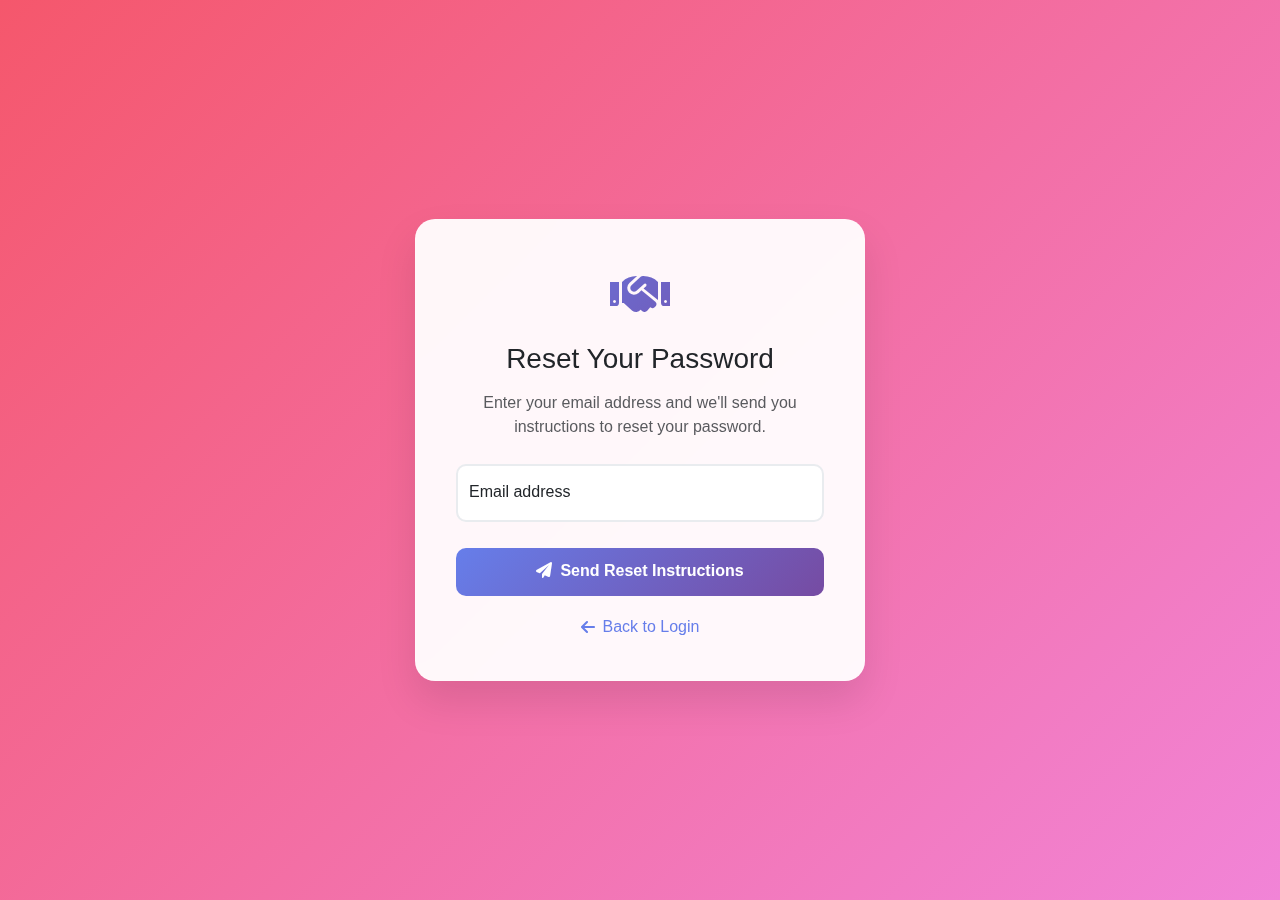
<file: templates/forgot-password.html>
<!DOCTYPE html>
<html lang="en">
<head>
    <meta charset="UTF-8">
    <meta name="viewport" content="width=device-width, initial-scale=1.0">
    <title>Reset Password - Friends Share</title>
    <link href="https://cdn.jsdelivr.net/npm/bootstrap@5.1.3/dist/css/bootstrap.min.css" rel="stylesheet">
    <link rel="stylesheet" href="https://cdnjs.cloudflare.com/ajax/libs/font-awesome/6.0.0/css/all.min.css">
    <style>
        :root {
            --primary-gradient: linear-gradient(135deg, #667eea 0%, #764ba2 100%);
        }
        
        body {
            background: linear-gradient(-45deg, #667eea, #764ba2, #f093fb, #f5576c);
            background-size: 400% 400%;
            animation: gradient 15s ease infinite;
            height: 100vh;
            margin: 0;
            font-family: 'Segoe UI', Tahoma, Geneva, Verdana, sans-serif;
            display: flex;
            align-items: center;
            justify-content: center;
            padding: 20px;
        }
        
        @keyframes gradient {
            0% { background-position: 0% 50%; }
            50% { background-position: 100% 50%; }
            100% { background-position: 0% 50%; }
        }
        
        .reset-card {
            background: rgba(255, 255, 255, 0.95);
            backdrop-filter: blur(10px);
            border-radius: 20px;
            padding: 40px;
            width: 100%;
            max-width: 450px;
            box-shadow: 0 20px 40px rgba(0,0,0,0.1);
            border: 1px solid rgba(255, 255, 255, 0.2);
            text-align: center;
        }
        
        .brand-logo {
            font-size: 3rem;
            background: var(--primary-gradient);
            -webkit-background-clip: text;
            -webkit-text-fill-color: transparent;
            margin-bottom: 10px;
        }
        
        .form-control {
            border-radius: 10px;
            border: 2px solid #e9ecef;
            padding: 12px 15px;
            transition: all 0.3s ease;
        }
        
        .form-control:focus {
            border-color: #667eea;
            box-shadow: 0 0 0 0.2rem rgba(102, 126, 234, 0.25);
        }
        
        .btn-reset {
            background: var(--primary-gradient);
            border: none;
            color: white;
            padding: 12px;
            border-radius: 10px;
            font-weight: 600;
            width: 100%;
            margin-top: 10px;
            transition: all 0.3s ease;
        }
        
        .btn-reset:hover {
            transform: translateY(-2px);
            box-shadow: 0 10px 20px rgba(102, 126, 234, 0.3);
        }
        
        .alert {
            border-radius: 10px;
            border: none;
            box-shadow: 0 5px 15px rgba(0,0,0,0.1);
        }
        
        .spinner-border-sm {
            width: 1rem;
            height: 1rem;
        }
        
        .back-link {
            color: #667eea;
            text-decoration: none;
            display: inline-flex;
            align-items: center;
            margin-top: 20px;
        }
        
        .back-link:hover {
            text-decoration: underline;
        }
    </style>
</head>
<body>
    <div class="reset-card">
        <div class="brand-logo">
            <i class="fas fa-handshake"></i>
        </div>
        <h3 class="mb-3">Reset Your Password</h3>
        <p class="text-muted mb-4">Enter your email address and we'll send you instructions to reset your password.</p>
        
        <div id="alertContainer"></div>
        
        <form id="resetForm">
            <div class="form-floating mb-3">
                <input type="email" class="form-control" id="resetEmail" placeholder="name@example.com" required>
                <label for="resetEmail">Email address</label>
            </div>
            
            <button type="submit" class="btn btn-reset" id="resetBtn">
                <i class="fas fa-paper-plane me-2"></i>Send Reset Instructions
            </button>
        </form>
        
        <a href="login.html" class="back-link">
            <i class="fas fa-arrow-left me-2"></i>Back to Login
        </a>
    </div>

    <script>
        // Form validation
        function validateEmail(email) {
            const re = /^[^\s@]+@[^\s@]+\.[^\s@]+$/;
            return re.test(email);
        }
        
        // Show alert message
        function showAlert(message, type) {
            const alertContainer = document.getElementById('alertContainer');
            alertContainer.innerHTML = `
                <div class="alert alert-${type} alert-dismissible fade show" role="alert">
                    ${message}
                    <button type="button" class="btn-close" data-bs-dismiss="alert"></button>
                </div>
            `;
        }
        
        // Set loading state for button
        function setLoading(button) {
            button.disabled = true;
            button.innerHTML = '<span class="spinner-border spinner-border-sm" role="status" aria-hidden="true"></span> Sending...';
        }
        
        // Reset button state
        function resetButton(button) {
            button.disabled = false;
            button.innerHTML = '<i class="fas fa-paper-plane me-2"></i>Send Reset Instructions';
        }

        // DOM ready
        document.addEventListener('DOMContentLoaded', function() {
            const resetForm = document.getElementById('resetForm');
            const resetBtn = document.getElementById('resetBtn');
            
            resetForm.addEventListener('submit', function(e) {
                e.preventDefault();
                
                const email = document.getElementById('resetEmail').value;
                
                if (!validateEmail(email)) {
                    showAlert('Please enter a valid email address.', 'danger');
                    return;
                }
                
                setLoading(resetBtn);
                
                // Simulate API call
                setTimeout(() => {
                    showAlert('Password reset instructions have been sent to your email! Check your inbox.', 'success');
                    resetButton(resetBtn);
                    resetForm.reset();
                }, 2000);
            });
        });
    </script>
</body>
</html>
</file>
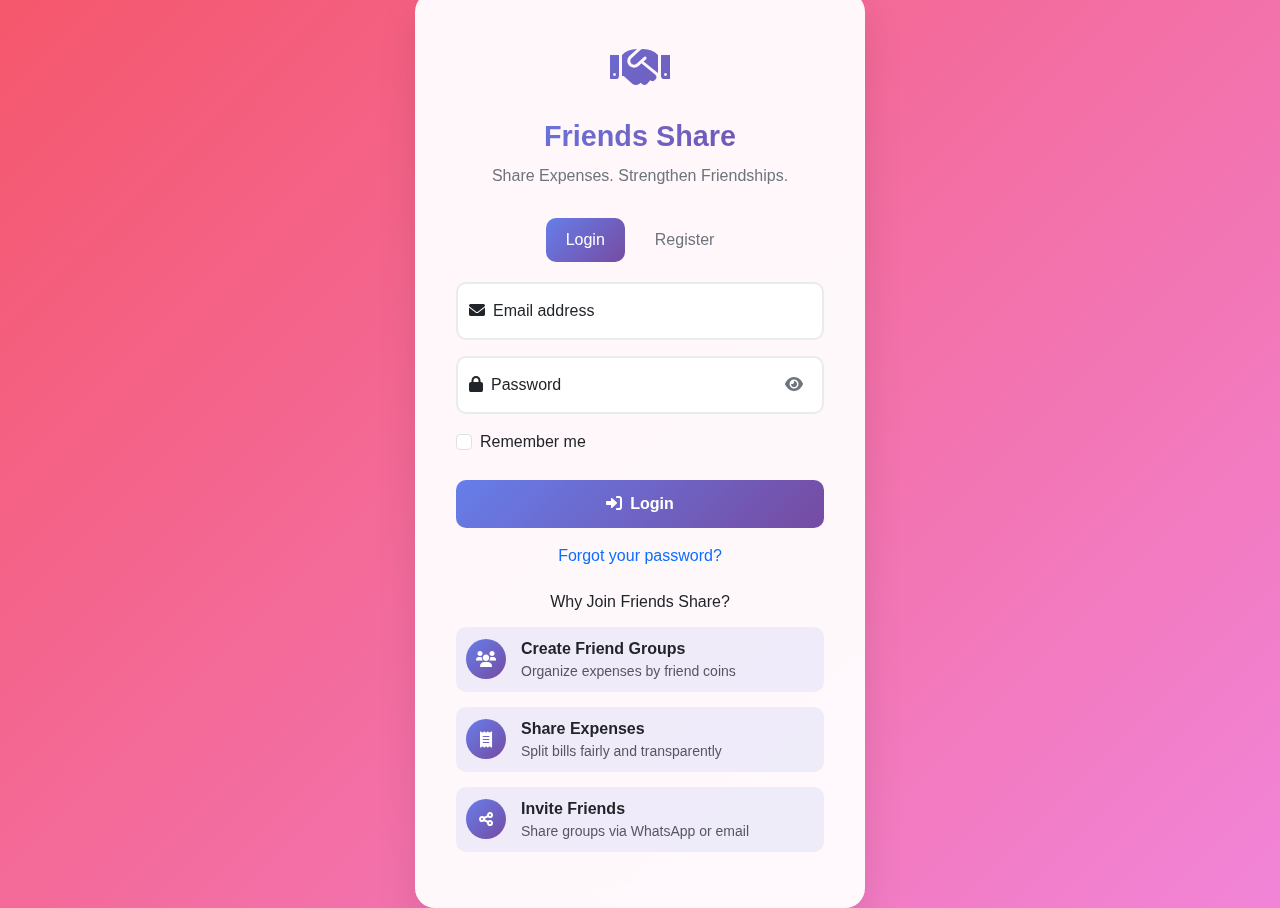
<file: templates/login.html>
<!DOCTYPE html>
<html lang="en">
<head>
    <meta charset="UTF-8">
    <meta name="viewport" content="width=device-width, initial-scale=1.0">
    <title>Friends Share - Login</title>
    <link href="https://cdn.jsdelivr.net/npm/bootstrap@5.1.3/dist/css/bootstrap.min.css" rel="stylesheet">
    <link rel="stylesheet" href="https://cdnjs.cloudflare.com/ajax/libs/font-awesome/6.0.0/css/all.min.css">
    <style>
        :root {
            --primary-gradient: linear-gradient(135deg, #667eea 0%, #764ba2 100%);
            --secondary-gradient: linear-gradient(135deg, #f093fb 0%, #f5576c 100%);
        }
        
        body {
            background: linear-gradient(-45deg, #667eea, #764ba2, #f093fb, #f5576c);
            background-size: 400% 400%;
            animation: gradient 15s ease infinite;
            height: 100vh;
            margin: 0;
            font-family: 'Segoe UI', Tahoma, Geneva, Verdana, sans-serif;
            display: flex;
            align-items: center;
            justify-content: center;
            padding: 20px;
        }
        
        @keyframes gradient {
            0% { background-position: 0% 50%; }
            50% { background-position: 100% 50%; }
            100% { background-position: 0% 50%; }
        }
        
        .login-card {
            background: rgba(255, 255, 255, 0.95);
            backdrop-filter: blur(10px);
            border-radius: 20px;
            padding: 40px;
            width: 100%;
            max-width: 450px;
            box-shadow: 0 20px 40px rgba(0,0,0,0.1);
            border: 1px solid rgba(255, 255, 255, 0.2);
            transform: translateY(0);
            transition: all 0.3s ease;
            animation: cardEntrance 0.8s ease-out;
        }
        
        .login-card:hover {
            transform: translateY(-5px);
            box-shadow: 0 25px 50px rgba(0,0,0,0.15);
        }
        
        @keyframes cardEntrance {
            from {
                opacity: 0;
                transform: translateY(30px);
            }
            to {
                opacity: 1;
                transform: translateY(0);
            }
        }
        
        .brand-header {
            text-align: center;
            margin-bottom: 30px;
        }
        
        .brand-logo {
            font-size: 3rem;
            background: var(--primary-gradient);
            -webkit-background-clip: text;
            -webkit-text-fill-color: transparent;
            margin-bottom: 10px;
            animation: bounce 2s infinite;
        }
        
        @keyframes bounce {
            0%, 20%, 50%, 80%, 100% {transform: translateY(0);}
            40% {transform: translateY(-10px);}
            60% {transform: translateY(-5px);}
        }
        
        .brand-text {
            font-size: 1.8rem;
            font-weight: 700;
            background: var(--primary-gradient);
            -webkit-background-clip: text;
            -webkit-text-fill-color: transparent;
            margin-bottom: 5px;
        }
        
        .brand-subtitle {
            color: #6c757d;
            font-size: 1rem;
        }
        
        .form-floating {
            margin-bottom: 1rem;
        }
        
        .form-control {
            border-radius: 10px;
            border: 2px solid #e9ecef;
            padding: 12px 15px;
            transition: all 0.3s ease;
        }
        
        .form-control:focus {
            border-color: #667eea;
            box-shadow: 0 0 0 0.2rem rgba(102, 126, 234, 0.25);
        }
        
        .btn-login {
            background: var(--primary-gradient);
            border: none;
            color: white;
            padding: 12px;
            border-radius: 10px;
            font-weight: 600;
            width: 100%;
            margin-top: 10px;
            transition: all 0.3s ease;
        }
        
        .btn-login:hover {
            transform: translateY(-2px);
            box-shadow: 0 10px 20px rgba(102, 126, 234, 0.3);
        }
        
        .tab-content {
            margin-top: 20px;
        }
        
        .nav-tabs {
            border: none;
            justify-content: center;
            margin-bottom: 20px;
        }
        
        .nav-tabs .nav-link {
            border: none;
            color: #6c757d;
            font-weight: 500;
            padding: 10px 20px;
            border-radius: 10px;
            margin: 0 5px;
            transition: all 0.3s ease;
        }
        
        .nav-tabs .nav-link.active {
            background: var(--primary-gradient);
            color: white;
            border: none;
        }
        
        .nav-tabs .nav-link:hover {
            border: none;
            color: #667eea;
        }
        
        .feature-point {
            display: flex;
            align-items: center;
            margin-bottom: 15px;
            padding: 10px;
            border-radius: 10px;
            background: rgba(102, 126, 234, 0.1);
            transition: all 0.3s ease;
        }
        
        .feature-point:hover {
            background: rgba(102, 126, 234, 0.2);
            transform: translateX(5px);
        }
        
        .feature-icon {
            width: 40px;
            height: 40px;
            background: var(--primary-gradient);
            border-radius: 50%;
            display: flex;
            align-items: center;
            justify-content: center;
            color: white;
            margin-right: 15px;
            flex-shrink: 0;
        }
        
        .password-toggle {
            position: absolute;
            right: 15px;
            top: 50%;
            transform: translateY(-50%);
            background: none;
            border: none;
            color: #6c757d;
            cursor: pointer;
            z-index: 10;
        }
        
        .alert {
            border-radius: 10px;
            border: none;
            box-shadow: 0 5px 15px rgba(0,0,0,0.1);
        }
        
        .spinner-border-sm {
            width: 1rem;
            height: 1rem;
        }
    </style>
</head>
<body>
    <div class="login-card">
        <div class="brand-header">
            <div class="brand-logo">
                <i class="fas fa-handshake"></i>
            </div>
            <div class="brand-text">Friends Share</div>
            <div class="brand-subtitle">Share Expenses. Strengthen Friendships.</div>
        </div>
        
        <ul class="nav nav-tabs" id="authTabs" role="tablist">
            <li class="nav-item" role="presentation">
                <button class="nav-link active" id="login-tab" data-bs-toggle="tab" data-bs-target="#login" type="button" role="tab">Login</button>
            </li>
            <li class="nav-item" role="presentation">
                <button class="nav-link" id="register-tab" data-bs-toggle="tab" data-bs-target="#register" type="button" role="tab">Register</button>
            </li>
        </ul>
        
        <div class="tab-content" id="authTabsContent">
            <!-- Login Tab -->
            <div class="tab-pane fade show active" id="login" role="tabpanel">
                <form id="loginForm">
                    <div class="form-floating">
                        <input type="email" class="form-control" id="loginEmail" name="email" placeholder="name@example.com" required>
                        <label for="loginEmail"><i class="fas fa-envelope me-2"></i>Email address</label>
                    </div>
                    
                    <div class="form-floating position-relative">
                        <input type="password" class="form-control" id="loginPassword" name="password" placeholder="Password" required>
                        <label for="loginPassword"><i class="fas fa-lock me-2"></i>Password</label>
                        <button type="button" class="password-toggle" onclick="togglePassword('loginPassword')">
                            <i class="fas fa-eye"></i>
                        </button>
                    </div>
                    
                    <div class="form-check mb-3">
                        <input class="form-check-input" type="checkbox" id="rememberMe" name="remember_me">
                        <label class="form-check-label" for="rememberMe">Remember me</label>
                    </div>
                    
                    <button type="submit" class="btn btn-login" id="loginBtn">
                        <i class="fas fa-sign-in-alt me-2"></i>Login
                    </button>
                </form>

                <div class="text-center mt-3">
                    <a href="/forgot-password.html" class="text-decoration-none">Forgot your password?</a>
                </div>
            </div>
            
            <!-- Register Tab -->
            <div class="tab-pane fade" id="register" role="tabpanel">
                <form id="registerForm">
                    <div class="form-floating">
                        <input type="text" class="form-control" id="registerUsername" name="username" placeholder="Your Name" required>
                        <label for="registerUsername"><i class="fas fa-user me-2"></i>Full Name</label>
                    </div>
                    
                    <div class="form-floating">
                        <input type="email" class="form-control" id="registerEmail" name="email" placeholder="name@example.com" required>
                        <label for="registerEmail"><i class="fas fa-envelope me-2"></i>Email address</label>
                    </div>
                    
                    <div class="form-floating position-relative">
                        <input type="password" class="form-control" id="registerPassword" name="password" placeholder="Password" required>
                        <label for="registerPassword"><i class="fas fa-lock me-2"></i>Password</label>
                        <button type="button" class="password-toggle" onclick="togglePassword('registerPassword')">
                            <i class="fas fa-eye"></i>
                        </button>
                    </div>
                    
                    <div class="form-floating position-relative">
                        <input type="password" class="form-control" id="confirmPassword" name="confirm_password" placeholder="Confirm Password" required>
                        <label for="confirmPassword"><i class="fas fa-lock me-2"></i>Confirm Password</label>
                        <button type="button" class="password-toggle" onclick="togglePassword('confirmPassword')">
                            <i class="fas fa-eye"></i>
                        </button>
                    </div>
                    
                    <button type="submit" class="btn btn-login" id="registerBtn">
                        <i class="fas fa-user-plus me-2"></i>Create Account
                    </button>
                </form>
            </div>
        </div>
        
        <div class="mt-4">
            <h6 class="text-center mb-3">Why Join Friends Share?</h6>
            
            <div class="feature-point">
                <div class="feature-icon">
                    <i class="fas fa-users"></i>
                </div>
                <div>
                    <strong>Create Friend Groups</strong>
                    <small class="d-block text-muted">Organize expenses by friend coins</small>
                </div>
            </div>
            
            <div class="feature-point">
                <div class="feature-icon">
                    <i class="fas fa-receipt"></i>
                </div>
                <div>
                    <strong>Share Expenses</strong>
                    <small class="d-block text-muted">Split bills fairly and transparently</small>
                </div>
            </div>
            
            <div class="feature-point">
                <div class="feature-icon">
                    <i class="fas fa-share-alt"></i>
                </div>
                <div>
                    <strong>Invite Friends</strong>
                    <small class="d-block text-muted">Share groups via WhatsApp or email</small>
                </div>
            </div>
        </div>
    </div>

    <script src="https://cdn.jsdelivr.net/npm/bootstrap@5.1.3/dist/js/bootstrap.bundle.min.js"></script>
    <script>
        // Password toggle function
        function togglePassword(inputId) {
            const input = document.getElementById(inputId);
            const icon = input.parentNode.querySelector('.password-toggle i');
            
            if (input.type === 'password') {
                input.type = 'text';
                icon.classList.remove('fa-eye');
                icon.classList.add('fa-eye-slash');
            } else {
                input.type = 'password';
                icon.classList.remove('fa-eye-slash');
                icon.classList.add('fa-eye');
            }
        }
        
        // Form validation
        function validateEmail(email) {
            const re = /^[^\s@]+@[^\s@]+\.[^\s@]+$/;
            return re.test(email);
        }
        
        function validatePassword(password) {
            // At least 8 characters, 1 uppercase, 1 lowercase, 1 number
            const re = /^(?=.*[a-z])(?=.*[A-Z])(?=.*\d).{8,}$/;
            return re.test(password);
        }
        
        // Set loading state for button
        function setLoading(button) {
            button.disabled = true;
            button.innerHTML = '<span class="spinner-border spinner-border-sm" role="status" aria-hidden="true"></span> Processing...';
        }
        
        // Reset button state
        function resetButton(button, originalText) {
            button.disabled = false;
            button.innerHTML = originalText;
        }

        // DOM ready
        document.addEventListener('DOMContentLoaded', function() {
            // Login form handler
            const loginForm = document.getElementById('loginForm');
            const loginBtn = document.getElementById('loginBtn');
            
            loginForm.addEventListener('submit', function(e) {
                e.preventDefault();
                
                const email = document.getElementById('loginEmail').value;
                const password = document.getElementById('loginPassword').value;
                
                if (!validateEmail(email)) {
                    alert('Please enter a valid email address.');
                    return;
                }
                
                setLoading(loginBtn);
                
                // Simulate API call
                setTimeout(() => {
                    alert('Login successful!');
                    resetButton(loginBtn, '<i class="fas fa-sign-in-alt me-2"></i>Login');
                }, 1500);
            });
            
            // Register form handler
            const registerForm = document.getElementById('registerForm');
            const registerBtn = document.getElementById('registerBtn');
            
            registerForm.addEventListener('submit', function(e) {
                e.preventDefault();
                
                const username = document.getElementById('registerUsername').value;
                const email = document.getElementById('registerEmail').value;
                const password = document.getElementById('registerPassword').value;
                const confirmPassword = document.getElementById('confirmPassword').value;
                
                if (!validateEmail(email)) {
                    alert('Please enter a valid email address.');
                    return;
                }
                
                if (!validatePassword(password)) {
                    alert('Password must be at least 8 characters long and contain at least one uppercase letter, one lowercase letter, and one number.');
                    return;
                }
                
                if (password !== confirmPassword) {
                    alert('Passwords do not match.');
                    return;
                }
                
                setLoading(registerBtn);
                
                // Simulate API call
                setTimeout(() => {
                    alert('Registration successful! Welcome to Friends Share.');
                    resetButton(registerBtn, '<i class="fas fa-user-plus me-2"></i>Create Account');
                    registerForm.reset();
                    
                    // Switch to login tab
                    const loginTab = new bootstrap.Tab(document.getElementById('login-tab'));
                    loginTab.show();
                }, 1500);
            });
        });
    </script>
</body>
</html>
</file>
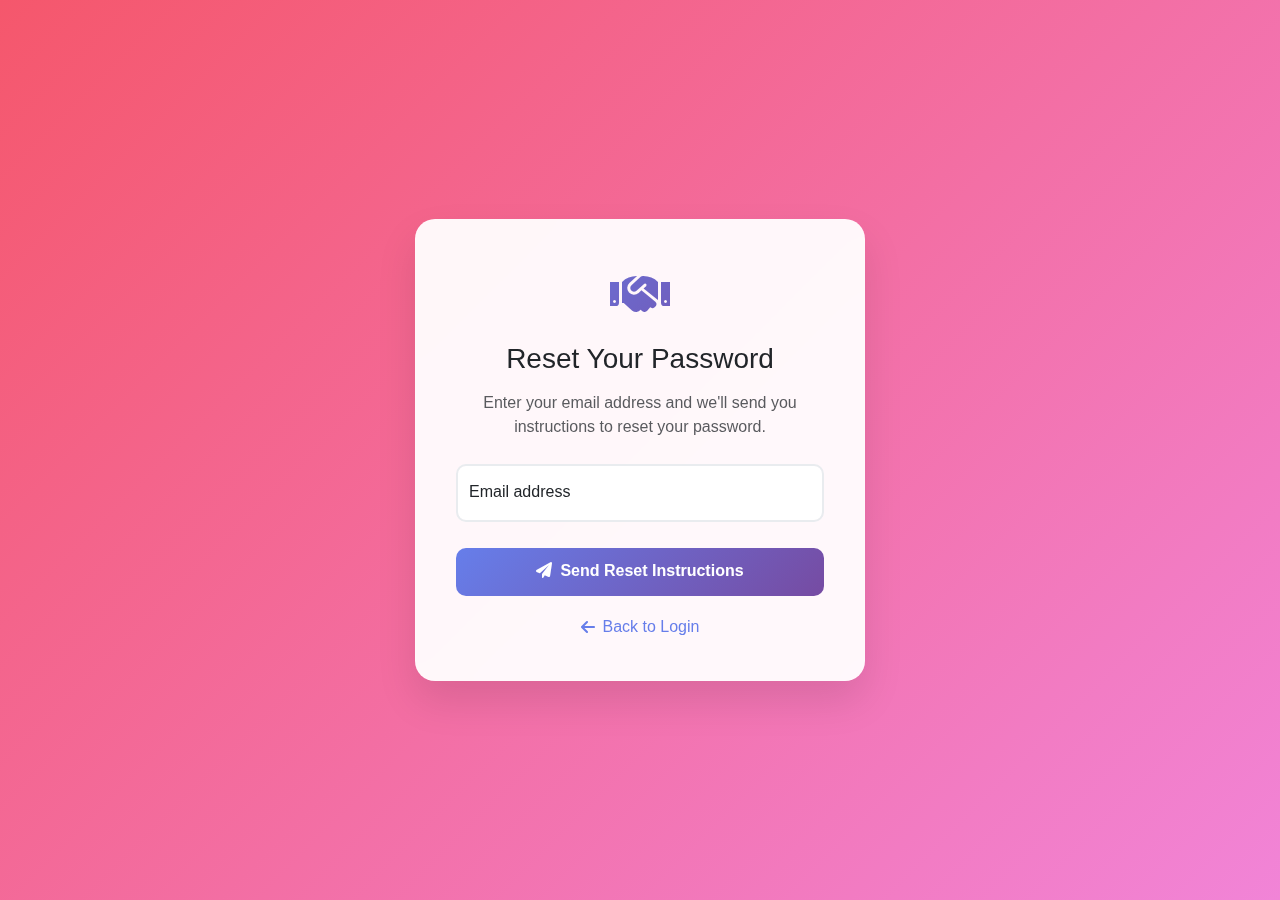
<file: templates/reset_password.html>
<!DOCTYPE html>
<html lang="en">
<head>
    <meta charset="UTF-8">
    <meta name="viewport" content="width=device-width, initial-scale=1.0">
    <title>Reset Password - Friends Share</title>
    <link href="https://cdn.jsdelivr.net/npm/bootstrap@5.1.3/dist/css/bootstrap.min.css" rel="stylesheet">
    <link rel="stylesheet" href="https://cdnjs.cloudflare.com/ajax/libs/font-awesome/6.0.0/css/all.min.css">
    <style>
        :root {
            --primary-gradient: linear-gradient(135deg, #667eea 0%, #764ba2 100%);
        }
        
        body {
            background: linear-gradient(-45deg, #667eea, #764ba2, #f093fb, #f5576c);
            background-size: 400% 400%;
            animation: gradient 15s ease infinite;
            height: 100vh;
            margin: 0;
            font-family: 'Segoe UI', Tahoma, Geneva, Verdana, sans-serif;
            display: flex;
            align-items: center;
            justify-content: center;
            padding: 20px;
        }
        
        @keyframes gradient {
            0% { background-position: 0% 50%; }
            50% { background-position: 100% 50%; }
            100% { background-position: 0% 50%; }
        }
        
        .reset-card {
            background: rgba(255, 255, 255, 0.95);
            backdrop-filter: blur(10px);
            border-radius: 20px;
            padding: 40px;
            width: 100%;
            max-width: 450px;
            box-shadow: 0 20px 40px rgba(0,0,0,0.1);
            border: 1px solid rgba(255, 255, 255, 0.2);
            text-align: center;
        }
        
        .brand-logo {
            font-size: 3rem;
            background: var(--primary-gradient);
            -webkit-background-clip: text;
            -webkit-text-fill-color: transparent;
            margin-bottom: 10px;
        }
        
        .form-control {
            border-radius: 10px;
            border: 2px solid #e9ecef;
            padding: 12px 15px;
            transition: all 0.3s ease;
        }
        
        .form-control:focus {
            border-color: #667eea;
            box-shadow: 0 0 0 0.2rem rgba(102, 126, 234, 0.25);
        }
        
        .btn-reset {
            background: var(--primary-gradient);
            border: none;
            color: white;
            padding: 12px;
            border-radius: 10px;
            font-weight: 600;
            width: 100%;
            margin-top: 10px;
            transition: all 0.3s ease;
        }
        
        .btn-reset:hover {
            transform: translateY(-2px);
            box-shadow: 0 10px 20px rgba(102, 126, 234, 0.3);
        }
        
        .alert {
            border-radius: 10px;
            border: none;
            box-shadow: 0 5px 15px rgba(0,0,0,0.1);
        }
        
        .spinner-border-sm {
            width: 1rem;
            height: 1rem;
        }
        
        .back-link {
            color: #667eea;
            text-decoration: none;
            display: inline-flex;
            align-items: center;
            margin-top: 20px;
        }
        
        .back-link:hover {
            text-decoration: underline;
        }
    </style>
</head>
<body>
    <div class="reset-card">
        <div class="brand-logo">
            <i class="fas fa-handshake"></i>
        </div>
        <h3 class="mb-3">Reset Your Password</h3>
        <p class="text-muted mb-4">Enter your email address and we'll send you instructions to reset your password.</p>
        
        <div id="alertContainer"></div>
        
        <form id="resetForm">
            <div class="form-floating mb-3">
                <input type="email" class="form-control" id="resetEmail" placeholder="name@example.com" required>
                <label for="resetEmail">Email address</label>
            </div>
            
            <button type="submit" class="btn btn-reset" id="resetBtn">
                <i class="fas fa-paper-plane me-2"></i>Send Reset Instructions
            </button>
        </form>
        
        <a href="index.html" class="back-link">
            <i class="fas fa-arrow-left me-2"></i>Back to Login
        </a>
    </div>

    <script>
        // Form validation
        function validateEmail(email) {
            const re = /^[^\s@]+@[^\s@]+\.[^\s@]+$/;
            return re.test(email);
        }
        
        // Show alert message
        function showAlert(message, type) {
            const alertContainer = document.getElementById('alertContainer');
            alertContainer.innerHTML = `
                <div class="alert alert-${type} alert-dismissible fade show" role="alert">
                    ${message}
                    <button type="button" class="btn-close" data-bs-dismiss="alert"></button>
                </div>
            `;
        }
        
        // Set loading state for button
        function setLoading(button) {
            button.disabled = true;
            button.innerHTML = '<span class="spinner-border spinner-border-sm" role="status" aria-hidden="true"></span> Sending...';
        }
        
        // Reset button state
        function resetButton(button) {
            button.disabled = false;
            button.innerHTML = '<i class="fas fa-paper-plane me-2"></i>Send Reset Instructions';
        }

        // DOM ready
        document.addEventListener('DOMContentLoaded', function() {
            const resetForm = document.getElementById('resetForm');
            const resetBtn = document.getElementById('resetBtn');
            
            resetForm.addEventListener('submit', function(e) {
                e.preventDefault();
                
                const email = document.getElementById('resetEmail').value;
                
                if (!validateEmail(email)) {
                    showAlert('Please enter a valid email address.', 'danger');
                    return;
                }
                
                setLoading(resetBtn);
                
                // Simulate API call
                setTimeout(() => {
                    showAlert('Password reset instructions have been sent to your email! Check your inbox.', 'success');
                    resetButton(resetBtn);
                    resetForm.reset();
                }, 2000);
            });
        });
    </script>
</body>
</html>
</file>
